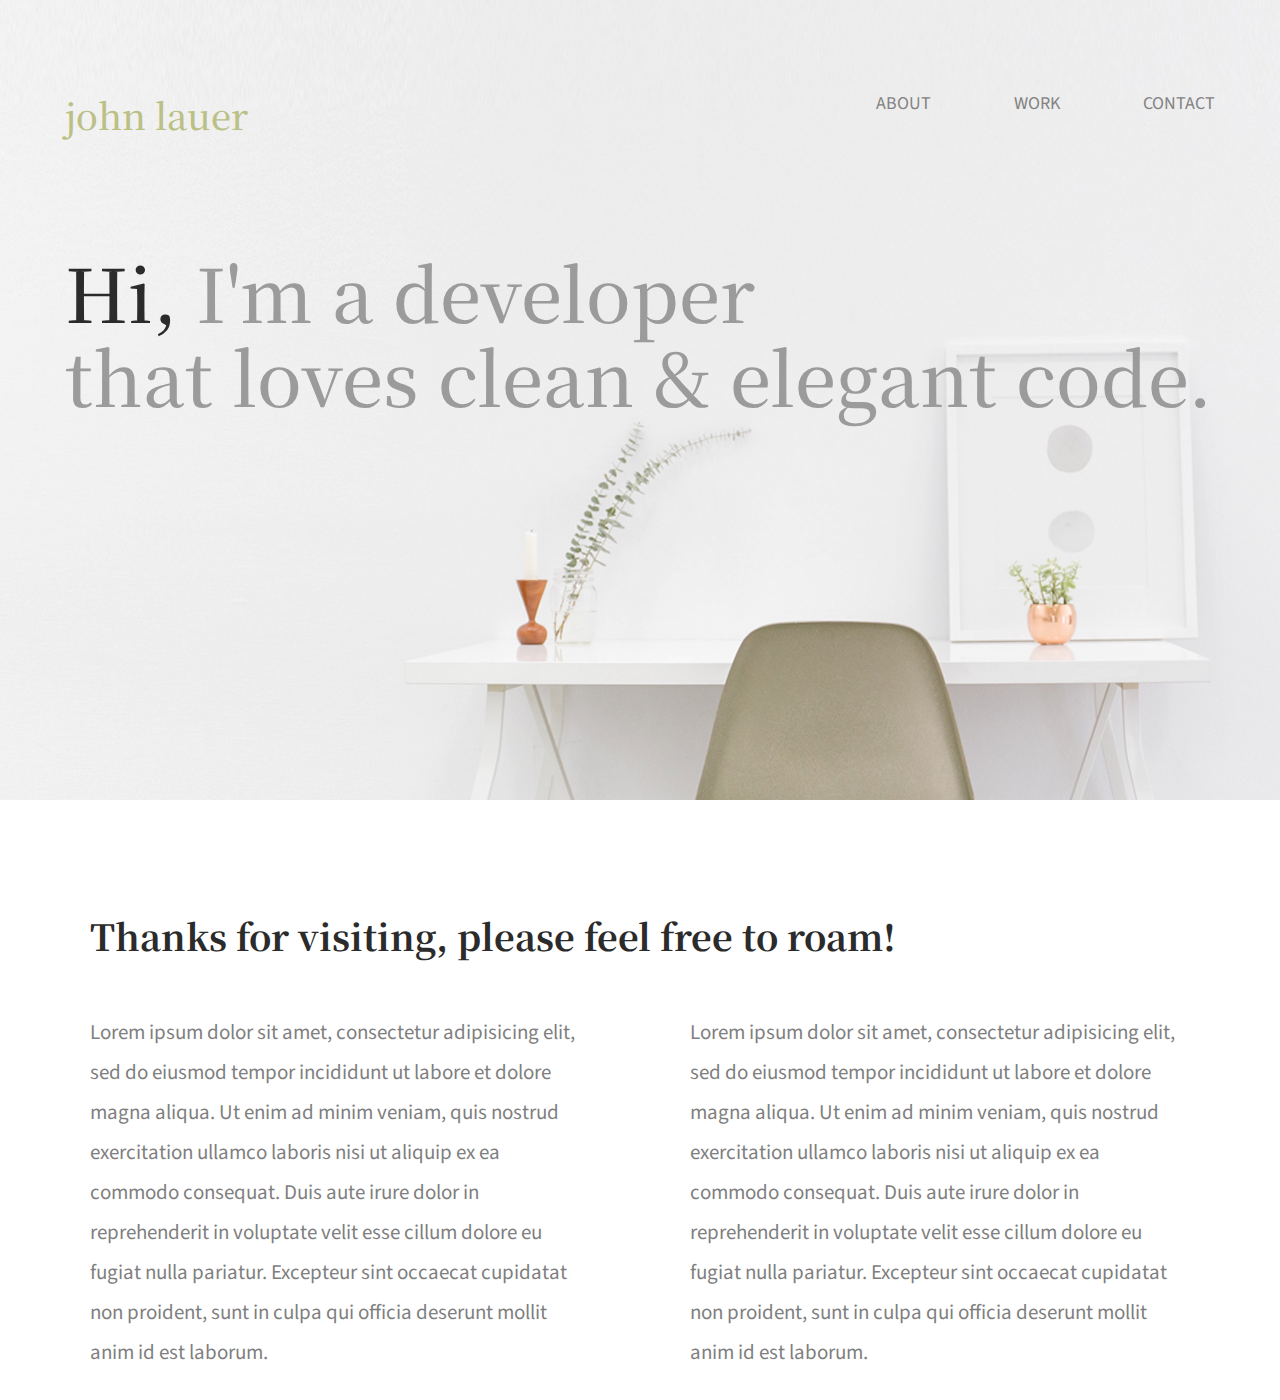
<file: index.html>
<!doctype html>
<html lang="en">
  <head>
      <title>john lauer | Portfolio</title>
      <link rel="stylesheet" href="css/normalize.css">
      <link rel="stylesheet" href="css/main.css">
      <link href="https://fonts.googleapis.com/css2?family=Noto+Serif+JP:wght@300;500;700;900&display=swap" rel="stylesheet">
      <link href="https://fonts.googleapis.com/css?family=Source+Sans+Pro:400,700" rel="stylesheet" type="text/css">
      <link href="https://fonts.googleapis.com/css?family=Lora:wght@400;700&display=swap" rel="stylesheet" type="text/css">
  </head>
  <body>
    <main>
      <!-- header starts here -->
      <header>
        <div class="full-width">
          <div class="half-width">
            <h1>john lauer</h1>
          </div>
          <!-- navbar -->
          <div class="half-width">
            <nav>
              <ul>
                <li><a href="about/index.html">about</a></li>
                <li><a href="work/index.html">work</a></li>
                <li><a href="contact/index.html">contact</a></li>
              </ul>
            </nav>
          </div>
          <!-- end navbar -->
            <h2><span>Hi,</span> I'm a developer<br/>that loves clean &amp; elegant code.</h2>
        </div>
      </header>
      <!--header ends here -->

      <!-- about section starts here -->
      <section id="about">
        <div class="full-width">
          <h2>Thanks for visiting, please feel free to roam!</h2>
          <div class="half-width">
            <p>Lorem ipsum dolor sit amet, consectetur adipisicing elit, sed do eiusmod tempor incididunt ut labore et dolore magna aliqua. Ut enim ad minim veniam, quis nostrud exercitation ullamco laboris nisi ut aliquip ex ea commodo consequat. Duis aute irure dolor in reprehenderit in voluptate velit esse cillum dolore eu fugiat nulla pariatur. Excepteur sint occaecat cupidatat non proident, sunt in culpa qui officia deserunt mollit anim id est laborum.</p>
          </div>
          <div class="half-width">
            <p>Lorem ipsum dolor sit amet, consectetur adipisicing elit, sed do eiusmod tempor incididunt ut labore et dolore magna aliqua. Ut enim ad minim veniam, quis nostrud exercitation ullamco laboris nisi ut aliquip ex ea commodo consequat. Duis aute irure dolor in reprehenderit in voluptate velit esse cillum dolore eu fugiat nulla pariatur. Excepteur sint occaecat cupidatat non proident, sunt in culpa qui officia deserunt mollit anim id est laborum.</p>
          </div>
        </div>
      </section>
      <!-- about section ends here -->




    </main>
  </body>
</html>
</file>
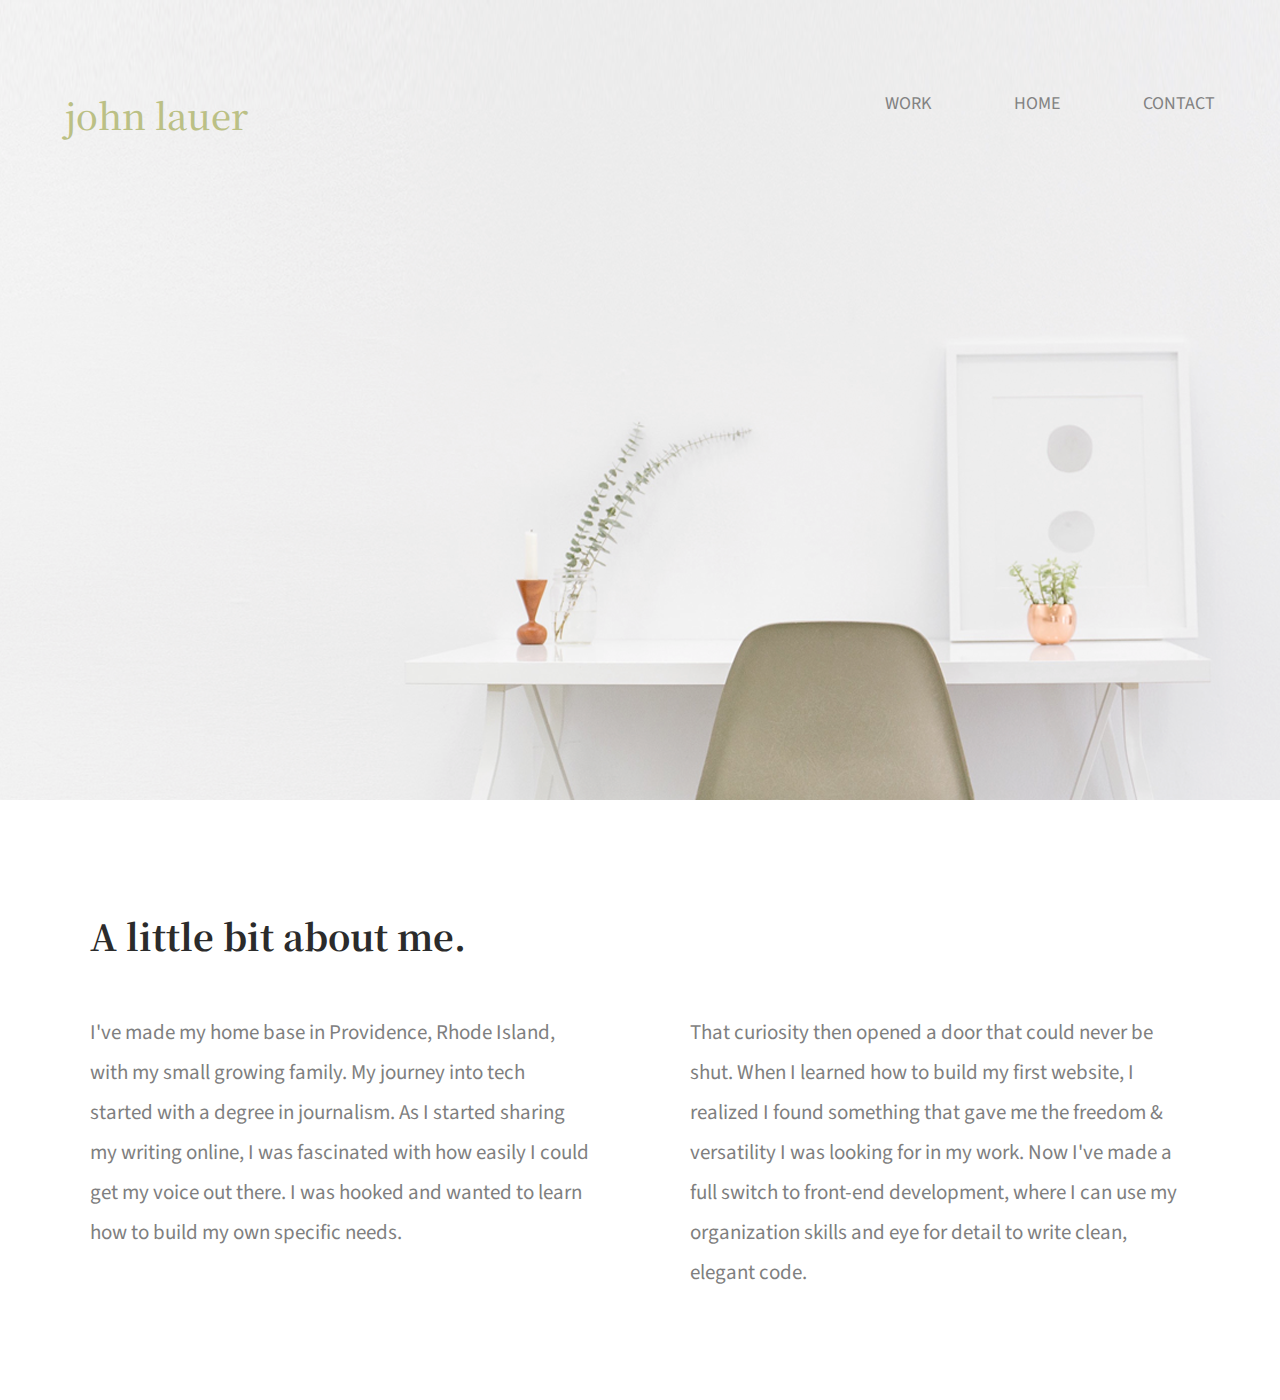
<file: about/index.html>
<!doctype html>
<html lang="en">
  <head>
      <title>john lauer | about</title>
      <link rel="stylesheet" href="../css/normalize.css">
      <link rel="stylesheet" href="../css/main.css">
      <link href="https://fonts.googleapis.com/css2?family=Noto+Serif+JP:wght@300;500;700;900&display=swap" rel="stylesheet">
      <link href="https://fonts.googleapis.com/css?family=Source+Sans+Pro:400,700" rel="stylesheet" type="text/css">
      <link href="https://fonts.googleapis.com/css?family=Lora:wght@400;700&display=swap" rel="stylesheet" type="text/css">
  </head>
  <body>
    <main>
      <!-- header starts here -->
      <header>
        <div class="full-width">
          <div class="half-width">
            <h1>john lauer</h1>
          </div>
          <!-- navbar -->
          <div class="half-width">
            <nav>
              <ul>
                <li><a href="../work/index.html">work</a></li>
                <li><a href="../index.html">home</a></li>
                <li><a href="../contact/index.html">contact</a></li>
              </ul>
            </nav>
          </div>
          <!-- end navbar -->
        </header>
        <!-- header ends here -->
        
        <!-- about section starts here -->
        <section id="about">
          <div class="full-width">
            <h2>A little bit about me.</h2>
            <div class="half-width">
              <p>I've made my home base in Providence, Rhode Island, with my small growing family. My journey into tech started with a degree in journalism. As I started sharing my writing online, I was fascinated with how easily I could get my voice out there. I was hooked and wanted to learn how to build my own specific needs.</p>
            </div>
            <div class="half-width">
              <p>That curiosity then opened a door that could never be shut. When I learned how to build my first website, I realized I found something that gave me the freedom &amp; versatility I was looking for in my work. Now I've made a full switch to front-end development, where I can use my organization skills and eye for detail to write clean, elegant code.</p>
            </div>
          </div>
        </section>
        <!-- about section ends here -->
      </main>
    </body>
  </html>
</file>
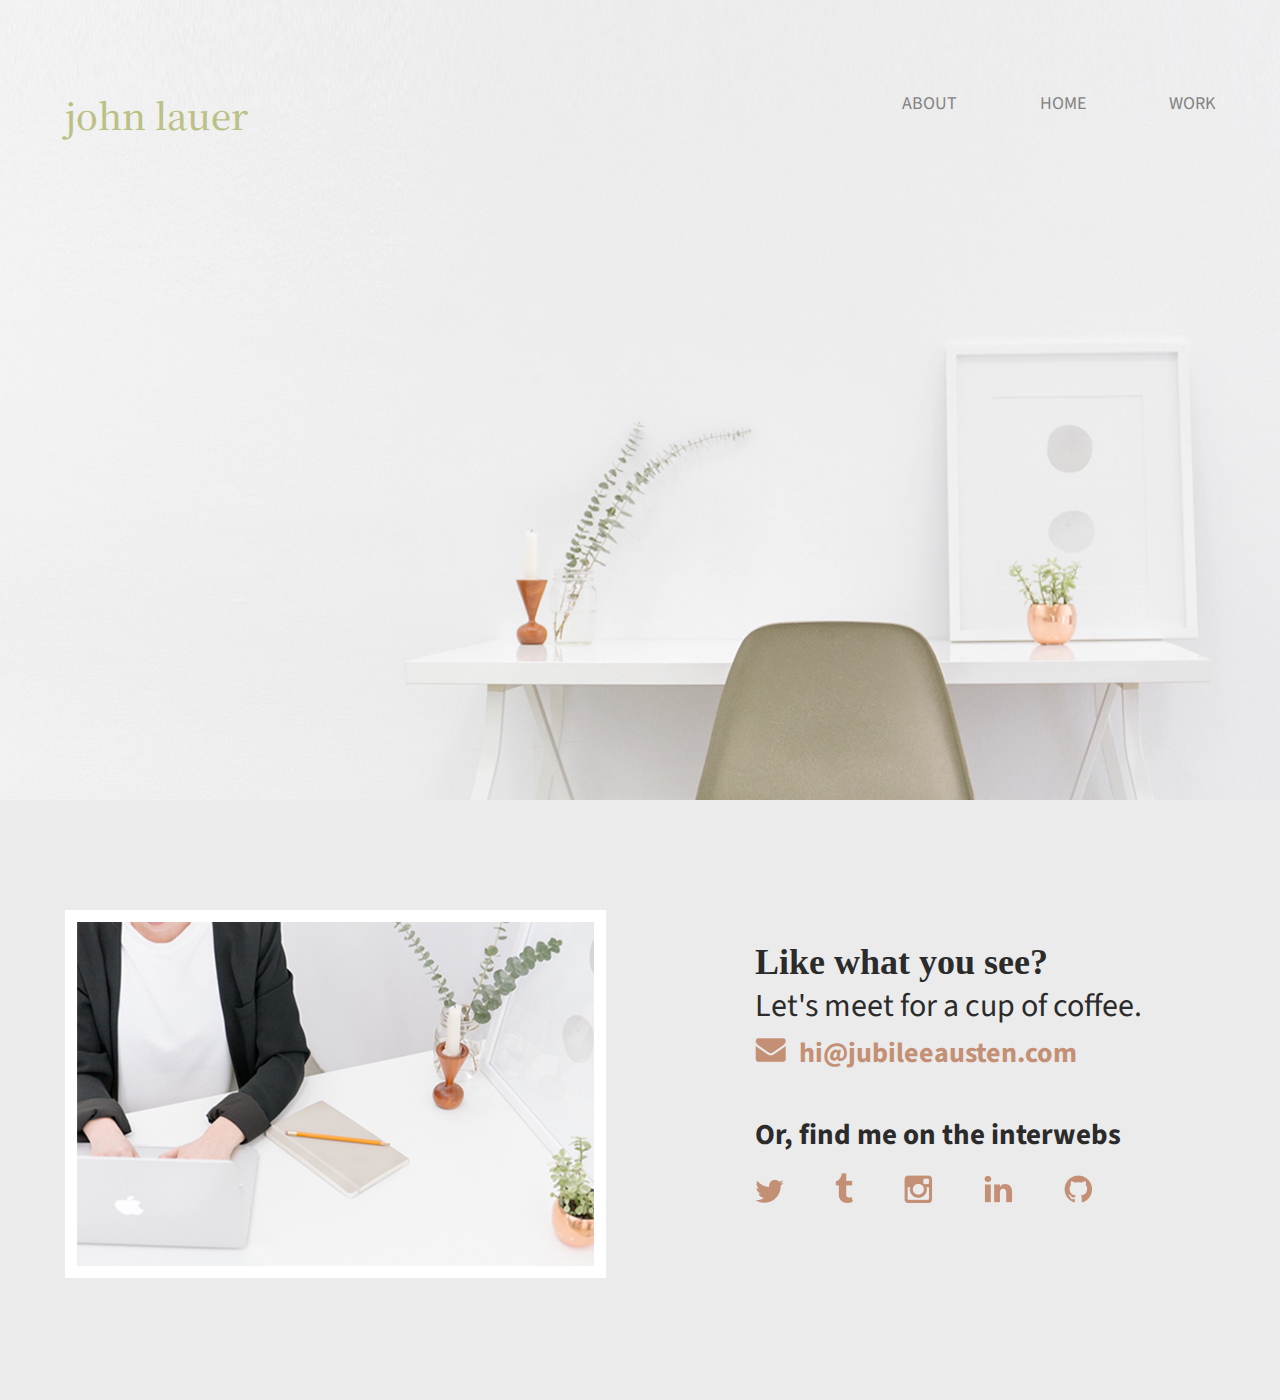
<file: contact/index.html>
<!doctype html>
<html lang="en">
  <head>
      <title>john lauer | contact</title>
      <link rel="stylesheet" href="../css/normalize.css">
      <link rel="stylesheet" href="../css/main.css">
      <link href="https://fonts.googleapis.com/css2?family=Noto+Serif+JP:wght@300;500;700;900&display=swap" rel="stylesheet">
      <link href="https://fonts.googleapis.com/css?family=Source+Sans+Pro:400,700" rel="stylesheet" type="text/css">
      <link href="https://fonts.googleapis.com/css?family=Lora:wght@400;700&display=swap" rel="stylesheet" type="text/css">
  </head>
  <body>
    <main>
      <!-- header starts here -->
      <header>
        <div class="full-width">
          <div class="half-width">
            <h1>john lauer</h1>
          </div>
          <!-- navbar -->
          <div class="half-width">
            <nav>
              <ul>
                <li><a href="../about/index.html">about</a></li>
                <li><a href="../index.html">home</a></li>
                <li><a href="../work/index.html">work</a></li>
              </ul>
            </nav>
          </div>
          <!-- end navbar -->
        </header>
        <!-- header ends here -->

        <!-- contact footer starts here -->
        <footer id="contact">
          <div class="full-width">
            <div class="half-width">
              <img src="../img/contact-image.png" id="contact-img" alt="person with laptop at desk"/>
            </div>
            <div class="half-width">
              <h2>Like what you see?</h2>
              <h3 id="email-header">Let's meet for a cup of coffee.</h3>
                <img src="../img/envelope.png" id="envelope" alt="envelope icon"/>
                <a href="hi@jubileeausten.com" class="contact-email">hi@jubileeausten.com</a>
              <h3 id="socialmedia-header">Or, find me on the interwebs</h3>
              <ul>
                <li><img src="../img/twitter.png" alt="twitter logo"/></li>
                <li><img src="../img/tumblr.png" alt="tumblr logo"/></li>
                <li><img src="../img/instagram.png" alt="instagram logo"/></li>
                <li><img src="../img/linkedin.png" alt="linkidin logo"/></li>
                <li><img src="../img/github.png" alt="github logo"/></li>
              </ul>
            </div>
          </div>
        </footer>
            <!-- contact footer ends here -->
      </main>
    </body>
  </html>
</file>
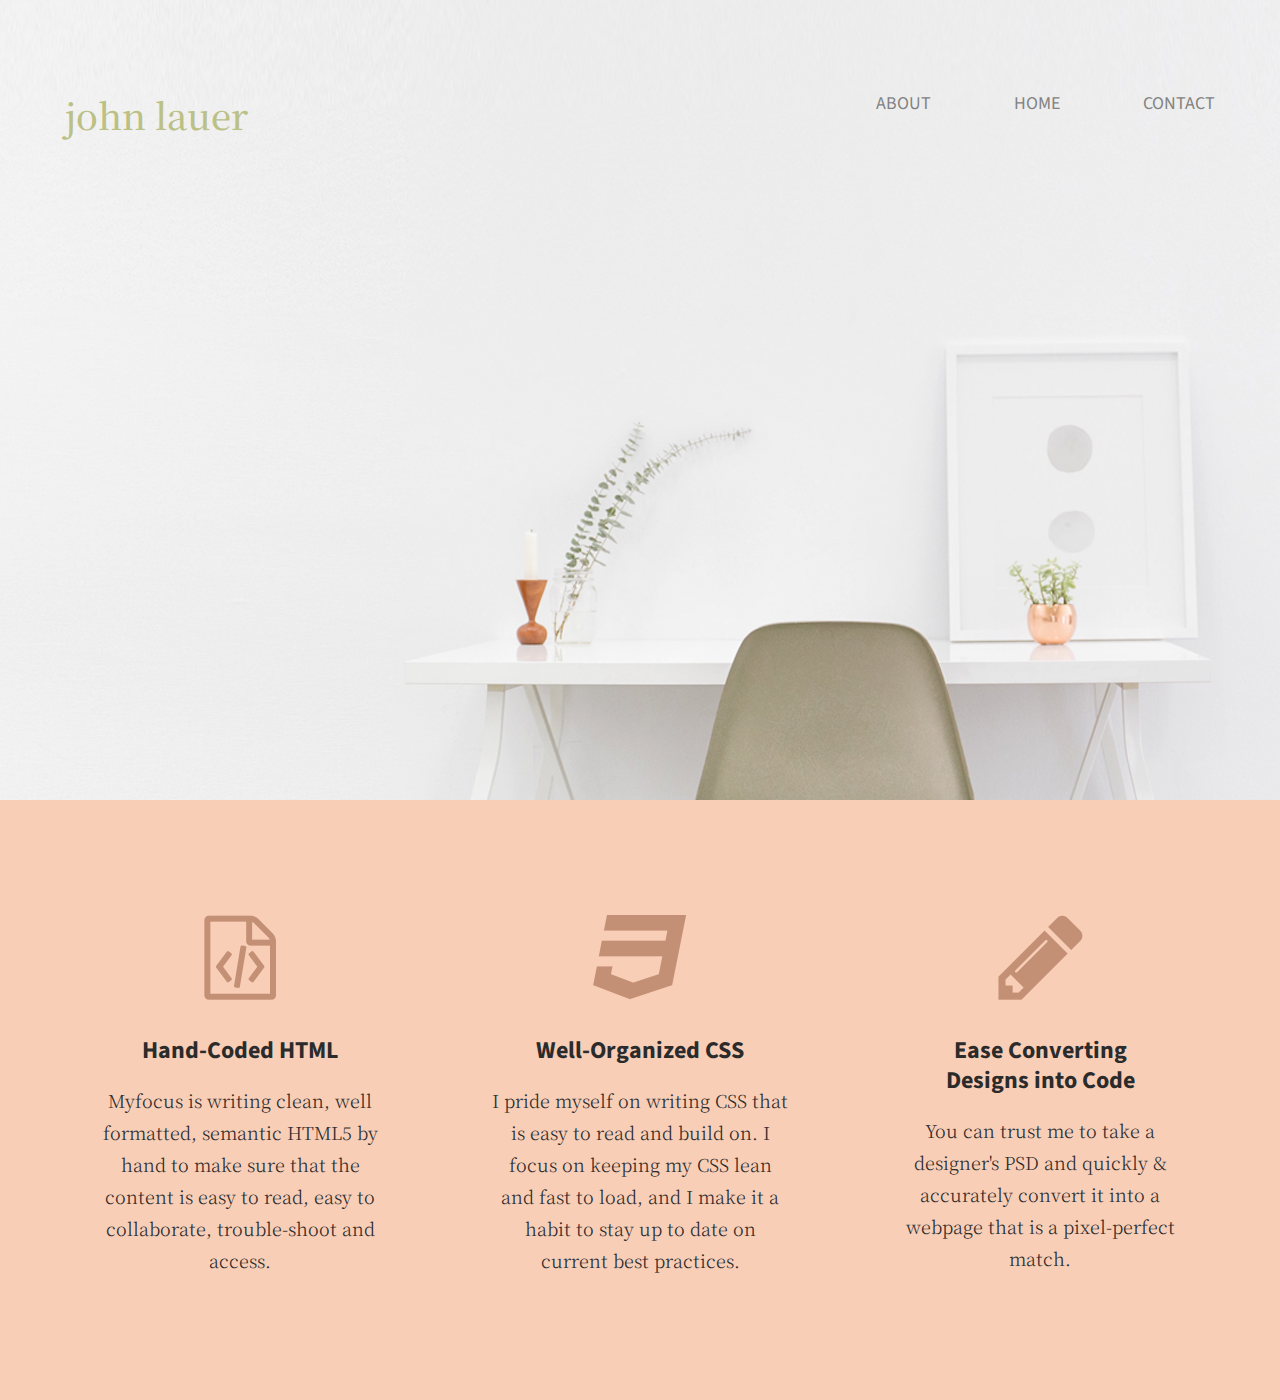
<file: work/index.html>
<!doctype html>
<html lang="en">
  <head>
      <title>john lauer | my work</title>
      <link rel="stylesheet" href="../css/normalize.css">
      <link rel="stylesheet" href="../css/main.css">
      <link href="https://fonts.googleapis.com/css2?family=Noto+Serif+JP:wght@300;500;700;900&display=swap" rel="stylesheet">
      <link href="https://fonts.googleapis.com/css?family=Source+Sans+Pro:400,700" rel="stylesheet" type="text/css">
      <link href="https://fonts.googleapis.com/css?family=Lora:wght@400;700&display=swap" rel="stylesheet" type="text/css">
  </head>
  <body>
    <main>
      <!-- header starts here -->
      <header>
        <div class="full-width">
          <div class="half-width">
            <h1>john lauer</h1>
          </div>
          <!-- navbar -->
          <div class="half-width">
            <nav>
              <ul>
                <li><a href="../about/index.html">about</a></li>
                <li><a href="../index.html">home</a></li>
                <li><a href="../contact/index.html">contact</a></li>
              </ul>
            </nav>
          </div>
          <!-- end navbar -->
        </header>
        <!-- header ends here -->

        <!-- work section starts here -->
        <section id="work">
          <div class="full-width">
            <div class="third-width">
              <img src="../img/html-icon.png" alt="html icon"/>
              <h3>Hand-Coded HTML</h3>
                <p>Myfocus is writing clean, well formatted, semantic HTML5 by hand to make sure that the content is easy to read, easy to collaborate, trouble-shoot and access.</p>
            </div>
            <div class="third-width">
              <img src="../img/css-icon.png" alt="css icon"/>
              <h3>Well-Organized CSS</h3>
                <p>I pride myself on writing CSS that is easy to read and build on. I focus on keeping my CSS lean and fast to load, and I make it a habit to stay up to date on current best practices.</p>
            </div>
            <div class="third-width">
              <img src="../img/pencil-icon.png" alt="pencil icon"/>
              <h3>Ease Converting<br>Designs into Code</h3>
                <p>
                  You can trust me to take a designer's PSD and quickly &amp; accurately convert it into a webpage that is a pixel-perfect match.
                </p>
            </div>
          </div>
        </section>
        <!-- work section ends here -->
      </main>
    </body>
  </html>
</file>
<file: css/main.css>
/* BASE STYLES */
body {
  font-family: 'Source Sans Pro', sans-serif;
  color: #2b2b2b;
}

#about, #work, #contact {
  height: 600px;
}

/* GRID */
.full-width {
  width: 1200px;
  margin: 0 auto;
}

.half-width {
  width: 600px;
  float: left;
}

.third-width {
  width: 400px;
  float: left;
}

/* HEADER SECTION */
header {
  height: 800px;
  background: url(../img/hero.png);
  background-size: cover;
  background-position: center;
}

header h1 {
  font-family: 'Noto Serif JP', Serif;
  font-size: 36px;
  font-weight: 500;
  color: #bbc085;
  padding: 65px 0 65px 25px;
}

header h2 {
  width: 1200px;
  clear: both;
  font-family: 'Noto Serif JP', Serif;
  font-size: 74px;
  font-weight: 500;
  line-height: 84px;
  color: #9b9b9b;
  padding: 20px 0 20px 25px;
}

header h2 span {
  color: #2b2b2b;
}

/* NAV SECTION */
nav {
  float: right;
  padding: 75px 25px;
}

nav ul li {
  display: inline-block;
}

nav ul li a {
  text-transform: uppercase;
  text-decoration: none;
  font-size: 18px;
  color: #828282;
  padding-left: 80px;
}

/* ABOUT SECTION */
#about .full-width {
  padding: 80px 0;
}

#about h2 {
  font-family: 'Noto Serif JP', serif;
  font-size: 36px;
  padding-left: 50px;
}

#about p {
  font-size: 21px;
  color: #7f7f7f;
  line-height: 40px;
  Padding-left: 50px;
  padding-right: 50px;
}

/* WORK SECTION */
#work {
  background-color: #f9ceb7;
  text-align: center;
}

#work .full-width {
  padding: 115px 0;
}

#work img {
  padding-bottom: 30px;
}

#work h3 {
  font-size: 24px;
  line-height: 30px;
  width: 400px;
  margin: 0 auto;
}
#work p {
  font-family: 'Noto Serif JP', serif;
  font-size: 18px;
  font-weight: 300;
  line-height: 32px;
  padding: 0 50px;
}

/* CONTACT SECTION */
#contact {
  background-color: #ebebeb;
}

#contact .full-width {
  padding: 110px 0;
}

#contact #contact-img {
  margin-left: 25px;
  border: 12px solid #ffffff;
}

#contact h2, #contact #email-header, #contact #socialmedia-header, #contact ul {
  padding-left: 115px;
}

#contact #envelope {
  padding: 0 10px 0 115px;
}

#contact h2 {
  font-family: 'Noto JP Serif', serif;
  font-size: 36px;
  line-height: 44px;
}

#contact #email-header {
  font-size: 32px;
  font-weight: normal;
  line-height: 44px;
  margin: -30px 0 5px 0;
}

#contact #socialmedia-header {
  font-weight: bold;
  font-size: 29px;
  line-height: 44px;
  margin: 40px 0 0 0;
}

#contact a {
  text-decoration: none;
  color: #c49075;
  font-weight: bold;
  font-size: 28px;
}

#contact ul {
  list-style: none;
}

#contact ul li {
  display: inline-block;
}
#contact ul img {
  font-size: 32px;
  padding-right: 48px;
}
</file>
